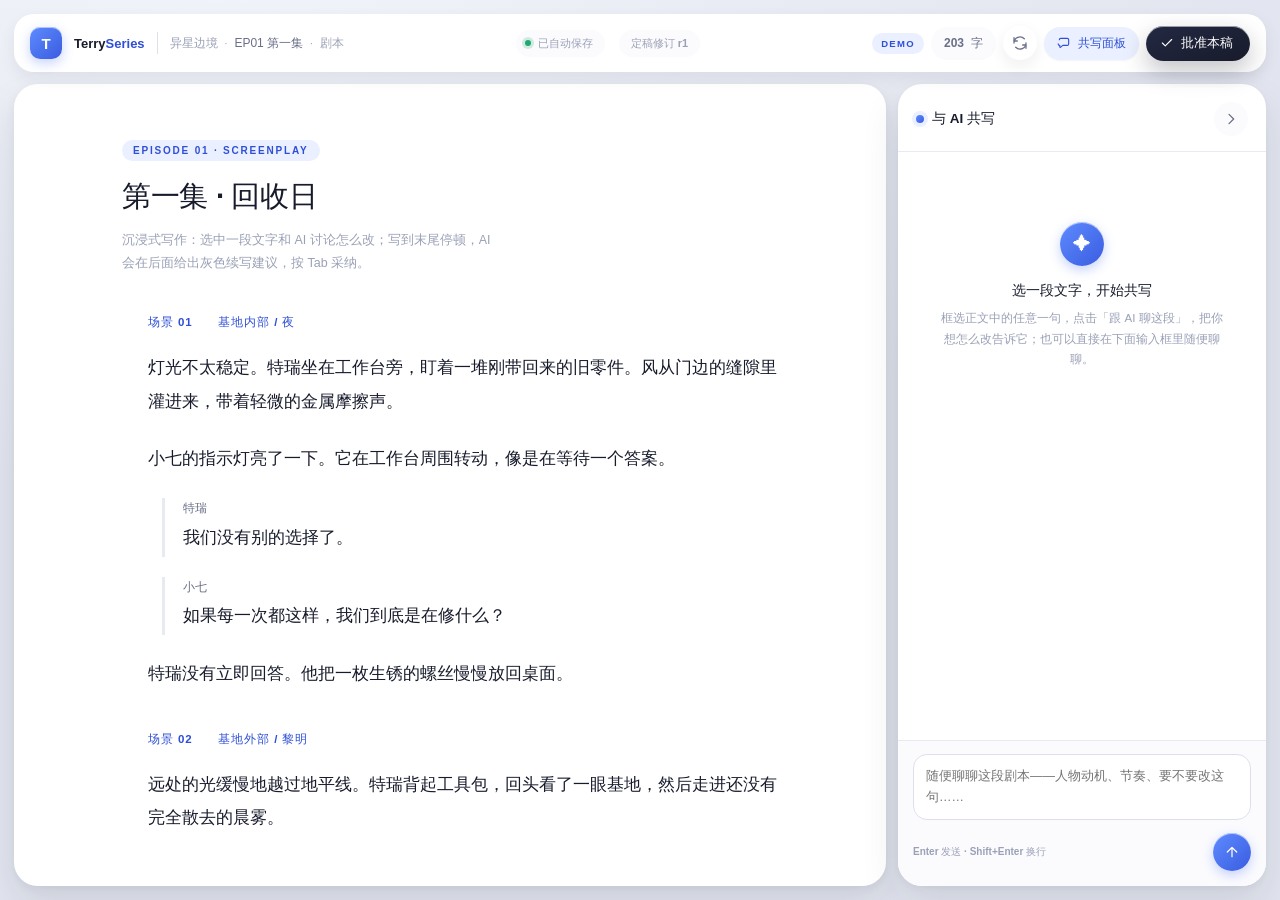
<file: index.html>
<!doctype html>
<html lang="zh-CN">
<head>
  <meta charset="utf-8">
  <meta name="viewport" content="width=device-width, initial-scale=1">
  <title>TerrySeriesStudio · 剧集工作室</title>
  <meta http-equiv="refresh" content="0; url=./demo/">
  <script>location.replace("./demo/");</script>
</head>
<body>
  <p>正在打开 <a href="./demo/">TerrySeriesStudio 前端交互 Demo</a>……</p>
</body>
</html>
</file>
<file: demo/styles.css>
/* TerrySeriesStudio — immersive co-writing demo.
   Modern, soft-skeuomorphic UI: gradient glass accents, pill controls,
   floating rounded cards, colored soft shadows. Vanilla CSS, no framework. */

:root{
  --bg:#e8ebf3;
  --bg-grad:radial-gradient(1100px 560px at 18% -8%,#f3f5fb 0%,#e9ecf4 48%,#e2e5ef 100%);
  --surface:#ffffff;
  --surface-2:#fbfbfe;
  --ink:#171b2b;
  --ink-soft:#696f88;
  --ink-faint:#9aa0b6;
  --rule:#e8eaf2;
  --rule-strong:#dde0ec;

  --accent-1:#5e8bff;
  --accent-2:#3a5ce0;
  --accent:linear-gradient(135deg,var(--accent-1),var(--accent-2));
  --accent-solid:#4169f0;
  --accent-soft:#eaf0ff;
  --accent-ink:#2e4fd6;

  --dark-1:#232943;
  --dark-2:#171b2b;
  --dark-pill:linear-gradient(160deg,var(--dark-1),var(--dark-2));
  --dark-pill-ink:#ffffff;

  --ok:#1fa971;
  --ok-soft:#e4f8ee;
  --warn:#e2902c;
  --warn-soft:#fdf1df;
  --danger:#e2493a;
  --danger-soft:#fdeae7;

  --ghost:#b7bdd0;
  --user-bubble:#eef1fb;
  --user-ink:#333c5c;
  --ai-bubble:#f7f8fc;
  --ai-rule:#eaecf6;

  --shadow-xs:0 1px 2px rgba(23,27,43,.05);
  --shadow-sm:0 6px 16px rgba(23,27,43,.07);
  --shadow-md:0 18px 38px rgba(23,27,43,.10),0 3px 10px rgba(23,27,43,.05);
  --shadow-accent:0 10px 24px rgba(65,105,240,.32);
  --shadow-accent-sm:0 4px 12px rgba(65,105,240,.30);
  --shadow-dark:0 10px 24px rgba(23,27,43,.26);
  --shadow-inset-hi:inset 0 1px 0 rgba(255,255,255,.55);

  font-family:-apple-system,BlinkMacSystemFont,"SF Pro Text","Segoe UI","PingFang SC","Microsoft YaHei",sans-serif;
  color-scheme:light;
}
@media (prefers-color-scheme: dark){
  :root:not([data-theme="light"]){
    --bg:#13151f;
    --bg-grad:radial-gradient(1100px 560px at 18% -8%,#1b1e2c 0%,#15171f 48%,#101219 100%);
    --surface:#1b1d2a;
    --surface-2:#20222f;
    --ink:#eef0f7;
    --ink-soft:#a2a7bd;
    --ink-faint:#6b7088;
    --rule:#2a2d3c;
    --rule-strong:#343749;
    --accent-1:#7b9cff;
    --accent-2:#5876f0;
    --accent-solid:#6688f5;
    --accent-soft:#232a47;
    --accent-ink:#9ab0ff;
    --dark-1:#f3f4f9;
    --dark-2:#d9dbe6;
    --dark-pill:linear-gradient(160deg,var(--dark-1),var(--dark-2));
    --dark-pill-ink:#14151d;
    --ok:#4fd39a;
    --ok-soft:#163327;
    --warn:#eab368;
    --warn-soft:#352810;
    --danger:#f28a7a;
    --danger-soft:#3a1d1c;
    --ghost:#565c75;
    --user-bubble:#242a44;
    --user-ink:#cfd5ef;
    --ai-bubble:#20222f;
    --ai-rule:#2c2f40;
    --shadow-xs:0 1px 2px rgba(0,0,0,.3);
    --shadow-sm:0 6px 16px rgba(0,0,0,.35);
    --shadow-md:0 18px 38px rgba(0,0,0,.42),0 3px 10px rgba(0,0,0,.3);
    --shadow-accent:0 10px 24px rgba(88,118,240,.4);
    --shadow-accent-sm:0 4px 12px rgba(88,118,240,.38);
    --shadow-dark:0 10px 24px rgba(0,0,0,.4);
    --shadow-inset-hi:inset 0 1px 0 rgba(255,255,255,.06);
  }
}

*{box-sizing:border-box}
html,body{height:100%;margin:0}
body{min-width:320px;background:var(--bg);color:var(--ink);font-synthesis:none;-webkit-font-smoothing:antialiased}
button,textarea,input{font:inherit;color:inherit}
button{cursor:pointer;background:none;border:0;padding:0;appearance:none;-webkit-appearance:none}
button:disabled{cursor:not-allowed;opacity:.45}
[hidden]{display:none!important}
::selection{background:#4169f033}
::-webkit-scrollbar{width:9px;height:9px}
::-webkit-scrollbar-thumb{background:var(--ink-faint);opacity:.3;border-radius:5px}
::-webkit-scrollbar-track{background:transparent}

.i-svg{width:16px;height:16px;display:block;fill:none;stroke:currentColor;stroke-width:1.9;stroke-linecap:round;stroke-linejoin:round}

.shell{
  display:flex;flex-direction:column;height:100vh;height:100dvh;overflow:hidden;
  background:var(--bg-grad);padding:14px 14px 0;gap:12px;
}

/* ── top bar ───────────────────────────────────────────────────── */
.bar{
  flex-shrink:0;min-height:58px;display:flex;align-items:center;gap:16px;
  padding:9px 16px;background:var(--surface);border-radius:20px;
  box-shadow:var(--shadow-sm),var(--shadow-inset-hi);z-index:20;
}
.bar-left{display:flex;align-items:center;gap:12px;min-width:0}
.mark{
  width:32px;height:32px;border-radius:10px;background:var(--accent);flex-shrink:0;
  display:flex;align-items:center;justify-content:center;box-shadow:var(--shadow-accent-sm),var(--shadow-inset-hi);
}
.mark-letter{color:#fff;font-size:15px;font-weight:800;letter-spacing:-.02em}
.brand-word{font-size:13px;font-weight:700;color:var(--ink);white-space:nowrap}
.brand-word strong{color:var(--accent-ink);font-weight:800}
.bar-divider{height:22px;width:1px;background:var(--rule-strong);flex-shrink:0}
.crumb{font-size:12px;color:var(--ink-soft);display:flex;align-items:center;gap:7px;white-space:nowrap;overflow:hidden}
.crumb-muted{color:var(--ink-faint)}
.crumb-sep{color:var(--ink-faint);font-size:10px}
.bar-center{flex:1;display:flex;align-items:center;justify-content:center;gap:14px;min-width:0}
.save-indicator{display:flex;align-items:center;gap:7px;font-size:11px;font-weight:600;color:var(--ink-faint);white-space:nowrap;background:var(--surface-2);border-radius:999px;padding:6px 12px 6px 9px}
.save-dot{width:6px;height:6px;border-radius:50%;background:var(--ok);flex-shrink:0;transition:background .2s;box-shadow:0 0 0 3px color-mix(in srgb, var(--ok) 20%, transparent)}
.save-indicator.saving .save-dot{background:#dba23f;box-shadow:0 0 0 3px #dba23f33}
.rev-indicator{font-size:11px;font-weight:600;color:var(--ink-faint);white-space:nowrap;background:var(--surface-2);border-radius:999px;padding:6px 12px}
.bar-right{display:flex;align-items:center;gap:7px;flex-shrink:0}
.demo-tag{font-size:9.5px;font-weight:800;letter-spacing:.14em;color:var(--accent-ink);background:var(--accent-soft);border-radius:999px;padding:5px 9px}
.bar-btn{
  display:flex;align-items:center;gap:7px;font-size:12px;font-weight:700;color:var(--ink-soft);
  padding:8px 13px;border-radius:999px;white-space:nowrap;background:var(--surface-2);
}
.bar-btn:hover{color:var(--accent-ink);background:var(--accent-soft)}
.bar-btn-icon{width:14px;height:14px}
.bar-btn[aria-pressed="true"]{color:var(--accent-ink);background:var(--accent-soft);box-shadow:var(--shadow-xs)}
.icon-btn{
  width:34px;height:34px;flex-shrink:0;border-radius:50%;background:var(--surface);
  display:flex;align-items:center;justify-content:center;color:var(--ink-soft);
  box-shadow:var(--shadow-sm),var(--shadow-inset-hi);
}
.icon-btn:hover{color:var(--accent-ink)}
.approve-btn{
  display:flex;align-items:center;gap:7px;font-size:12.5px;font-weight:800;color:var(--dark-pill-ink);
  background:var(--dark-pill);padding:9px 17px 9px 14px;border-radius:999px;white-space:nowrap;
  box-shadow:var(--shadow-dark),var(--shadow-inset-hi);
}
.approve-btn:hover{filter:brightness(1.08)}
.approve-icon{width:14px;height:14px}
.approve-btn.approved{background:linear-gradient(160deg,#27bd84,var(--ok));box-shadow:0 10px 24px rgba(31,169,113,.35),var(--shadow-inset-hi)}

/* ── layout: two floating cards ───────────────────────────────────── */
.layout{flex:1;min-height:0;display:flex;position:relative;gap:12px;padding-bottom:14px}
.canvas-scroll{
  flex:1;min-width:0;overflow:auto;background:var(--surface);
  border-radius:24px;box-shadow:var(--shadow-md);
}
.canvas-inner{max-width:720px;margin:0 auto;padding:56px 32px 180px}
.doc-head{margin-bottom:38px}
.doc-kicker{
  display:inline-block;font-size:10px;letter-spacing:.18em;font-weight:800;color:var(--accent-ink);
  background:var(--accent-soft);border-radius:999px;padding:5px 11px;margin-bottom:16px;
}
.doc-head h1{font-size:29px;margin:0 0 12px;font-weight:800;letter-spacing:-.01em;color:var(--ink)}
.doc-hint{font-size:12.5px;line-height:1.8;color:var(--ink-faint);margin:0;max-width:54ch}

.gutter-and-doc{display:flex;gap:6px;position:relative}
.gutter{width:20px;flex-shrink:0;position:relative}
.gutter-dot{
  position:absolute;left:4px;width:11px;height:11px;border-radius:50%;
  background:var(--surface-2);border:2px solid var(--ink-faint);opacity:.55;cursor:pointer;
  transition:opacity .15s,transform .15s,box-shadow .15s;
}
.gutter-dot:hover{opacity:1;transform:scale(1.2)}
.gutter-dot.resolved{border-color:var(--ink-faint);opacity:.45}
.gutter-dot.active-thread{
  opacity:1;border-color:transparent;background:var(--accent);
  box-shadow:var(--shadow-accent-sm),0 0 0 4px var(--accent-soft);
}

.doc{flex:1;min-width:0;font-size:16.5px;line-height:2.05;color:var(--ink);font-family:georgia,"Noto Serif SC",serif}
.block{position:relative;margin-bottom:22px;scroll-margin-top:90px;border-radius:10px;transition:background .25s}
.block[data-kind="scene"]{margin-top:36px;margin-bottom:16px}
.block[data-kind="scene"]:first-child{margin-top:0}
.block[data-kind="scene"] .block-text{
  font-family:-apple-system,BlinkMacSystemFont,"Segoe UI",sans-serif;
  font-size:11.5px;font-weight:800;letter-spacing:.08em;color:var(--accent-ink);line-height:1.8;
}
.block[data-kind="dialogue"]{padding-left:18px;border-left:3px solid var(--rule);margin-left:14px;border-radius:0 10px 10px 0}
.speaker{font-size:11.5px;font-weight:800;color:var(--ink-soft);margin-bottom:2px;line-height:1.8}
.block-text{
  min-height:1.7em;white-space:pre-wrap;word-break:break-word;outline:none;
  caret-color:var(--accent-solid);padding:2px 8px;margin:-2px -8px;border-radius:8px;
}
.block-text:focus{background:var(--accent-soft)}
.block.flash .block-text{background:var(--accent-soft);box-shadow:0 0 0 2px var(--accent-solid)}
.ghost-line{
  color:var(--ghost);font-style:italic;line-height:2.05;padding:2px 8px;margin:-24px 0 22px -8px;
  white-space:pre-wrap;word-break:break-word;pointer-events:none;user-select:none;
}
.ghost-line .ghost-tag{
  display:inline-flex;align-items:center;font-size:9px;font-style:normal;font-weight:800;letter-spacing:.03em;
  color:var(--ink-soft);background:linear-gradient(180deg,var(--surface),var(--surface-2));
  border:1px solid var(--rule-strong);border-bottom-width:2px;border-radius:5px;padding:2px 6px;margin-left:9px;
  vertical-align:2px;box-shadow:0 1px 0 var(--rule-strong);
}
.doc-foot{text-align:center;color:var(--ink-faint);font-size:10px;letter-spacing:.32em;margin-top:44px;font-weight:700}

/* ── selection bubble ──────────────────────────────────────────── */
.select-bubble{position:fixed;z-index:45}
.select-bubble button{
  display:flex;align-items:center;gap:9px;color:var(--dark-pill-ink);font-size:12.5px;font-weight:700;
  background:var(--dark-pill);padding:9px 16px 9px 9px;border-radius:999px;white-space:nowrap;
  box-shadow:var(--shadow-dark),var(--shadow-inset-hi);
}
.select-bubble-icon{
  width:24px;height:24px;border-radius:50%;background:var(--accent);display:flex;align-items:center;justify-content:center;
  box-shadow:var(--shadow-inset-hi);flex-shrink:0;
}
.select-bubble-icon .i-svg{width:13px;height:13px;color:#fff}
.select-bubble button:hover{filter:brightness(1.1)}

/* ── chat panel ────────────────────────────────────────────────── */
.chat{
  width:368px;min-width:368px;background:var(--surface);border-radius:24px;
  box-shadow:var(--shadow-md);overflow:hidden;
  display:flex;flex-direction:column;min-height:0;
}
.chat-head{display:flex;align-items:center;justify-content:space-between;padding:18px 18px 15px;border-bottom:1px solid var(--rule)}
.chat-title{font-size:13.5px;font-weight:800;color:var(--ink);display:flex;align-items:center;gap:8px}
.chat-title-dot{width:8px;height:8px;border-radius:50%;background:var(--accent);box-shadow:0 0 0 4px var(--accent-soft)}
.icon-btn-ghost{box-shadow:none;background:var(--surface-2)}
.icon-btn-ghost:hover{background:var(--accent-soft)}
.chat-threads{flex:1;min-height:0;overflow:auto;padding:16px 16px 8px;display:flex;flex-direction:column;gap:14px}
.chat-empty{text-align:center;margin-top:54px;padding:0 22px;color:var(--ink-faint)}
.chat-empty .chat-empty-glyph{
  width:44px;height:44px;margin:0 auto 16px;border-radius:50%;background:var(--accent);
  display:flex;align-items:center;justify-content:center;color:#fff;font-size:18px;
  box-shadow:var(--shadow-accent-sm),var(--shadow-inset-hi);
}
.chat-empty h3{font-size:13.5px;color:var(--ink);margin:0 0 8px;font-weight:800}
.chat-empty p{font-size:11.5px;line-height:1.8;margin:0}

.thread{border:1px solid var(--rule);border-radius:16px;overflow:hidden;background:var(--surface-2);transition:border-color .15s,box-shadow .15s}
.thread.active{border-color:var(--accent-solid);box-shadow:0 0 0 3px var(--accent-soft)}
.thread.resolved{opacity:.76}
.thread-quote-head{
  position:relative;padding:11px 14px;background:var(--surface);border-bottom:1px dashed var(--rule-strong);
  font-size:11.5px;line-height:1.7;color:var(--ink-soft);display:flex;gap:8px;align-items:flex-start;
}
.thread-quote-head .quote-mark{flex-shrink:0;opacity:.45;font-size:15px;line-height:1;color:var(--accent-ink)}
.thread-status-chip{
  margin-left:auto;flex-shrink:0;font-size:9.5px;font-weight:800;letter-spacing:.02em;
  border-radius:999px;padding:3px 9px;align-self:flex-start;white-space:nowrap;
}
.thread-status-chip{color:var(--ok);background:var(--ok-soft)}
.thread[data-pending="true"] .thread-status-chip{color:var(--warn);background:var(--warn-soft)}
.thread-body{padding:13px 14px;display:flex;flex-direction:column;gap:10px}
.msg{font-size:12.5px;line-height:1.8}
.msg-user{align-self:flex-end;max-width:90%;background:var(--user-bubble);color:var(--user-ink);
  border-radius:14px 14px 3px 14px;padding:9px 13px;font-weight:500}
.msg-ai-text{background:var(--ai-bubble);border:1px solid var(--ai-rule);color:var(--ink);
  border-radius:3px 14px 14px 14px;padding:9px 13px}
.msg-system{text-align:center;font-size:10.5px;color:var(--ink-faint);padding:2px 0;font-weight:600}

.revise-card{border-radius:14px;overflow:hidden;background:var(--surface);border:1px solid var(--rule)}
.revise-version{
  font-size:9.5px;font-weight:800;letter-spacing:.06em;color:var(--accent-ink);
  background:var(--accent-soft);display:inline-block;border-radius:999px;padding:3px 9px;
  margin:10px 0 0 12px;
}
.revise-diff{padding:8px 12px 10px;display:flex;flex-direction:column;gap:8px}
.revise-old{font-size:11.5px;line-height:1.7;color:var(--ink-faint);text-decoration:line-through;
  text-decoration-color:var(--danger);text-decoration-thickness:1.4px;padding:0 2px}
.revise-new{
  font-size:12.5px;line-height:1.8;background:var(--dark-pill);color:var(--dark-pill-ink);
  border-radius:11px;padding:11px 13px;white-space:pre-wrap;box-shadow:var(--shadow-inset-hi);
}
.revise-new .caret{color:var(--dark-pill-ink);opacity:.55;margin-right:5px;font-weight:800}
.revise-actions{display:flex;gap:8px;padding:2px 12px 12px}
.revise-actions button{
  flex:1;font-size:11.5px;font-weight:800;border-radius:999px;padding:9px 0;
}
.revise-actions .accept-btn{background:var(--accent);color:#fff;box-shadow:var(--shadow-accent-sm),var(--shadow-inset-hi)}
.revise-actions .accept-btn:hover:not(:disabled){filter:brightness(1.07)}
.revise-actions .retry-btn{color:var(--ink-soft);border:1px solid var(--rule-strong);background:var(--surface-2)}
.revise-actions .retry-btn:hover{color:var(--accent-ink);border-color:var(--accent-solid)}
.revise-actions .accept-btn:disabled{background:var(--ink-faint);box-shadow:none}
.revise-stale{font-size:11px;color:var(--danger);background:var(--danger-soft);margin:0 12px 12px;padding:9px 11px;border-radius:10px;line-height:1.7}
.revise-done-label{
  font-size:11px;font-weight:800;color:var(--ok);background:var(--ok-soft);
  display:inline-flex;align-items:center;gap:6px;border-radius:999px;padding:5px 11px;margin:11px 0 11px 12px;
}
.revise-old-version{opacity:.55}
.revise-old-version .revise-done-label{color:var(--ink-faint);background:var(--surface-2)}

.retry-box{display:none;flex-direction:column;gap:8px;padding:0 12px 13px}
.retry-box.open{display:flex}
.retry-box textarea{
  width:100%;resize:vertical;min-height:54px;border:1px solid var(--rule-strong);background:var(--surface-2);
  border-radius:11px;padding:9px 11px;font-size:11.5px;line-height:1.7;outline:none;
}
.retry-box textarea:focus{border-color:var(--accent-solid)}
.retry-box-row{display:flex;justify-content:flex-end;gap:7px}
.retry-box-row button{font-size:11px;font-weight:800;padding:7px 13px;border-radius:999px}
.retry-box-row .retry-send{background:var(--accent);color:#fff;box-shadow:var(--shadow-accent-sm)}
.retry-box-row .retry-cancel{color:var(--ink-faint);background:var(--surface-2)}

.thinking{display:flex;align-items:center;gap:6px;font-size:11.5px;color:var(--ink-faint);padding:4px 4px}
.thinking .dot{width:5px;height:5px;border-radius:50%;background:var(--accent-solid);animation:pulse 1.1s infinite ease-in-out}
.thinking .dot:nth-child(2){animation-delay:.15s}
.thinking .dot:nth-child(3){animation-delay:.3s}
@keyframes pulse{0%,80%,100%{opacity:.25}40%{opacity:1}}

.chat-composer{border-top:1px solid var(--rule);padding:13px 15px 15px;flex-shrink:0;background:var(--surface-2)}
.composer-ref{
  background:var(--accent-soft);border-radius:12px;padding:9px 11px;margin-bottom:10px;
}
.composer-ref-label{display:flex;justify-content:space-between;align-items:center;font-size:10px;font-weight:800;color:var(--accent-ink);letter-spacing:.02em;margin-bottom:5px}
.composer-ref-label button{width:18px;height:18px;border-radius:50%;background:rgba(255,255,255,.6);color:var(--accent-ink);display:flex;align-items:center;justify-content:center}
.composer-ref-label button .i-svg{width:10px;height:10px}
.composer-ref-quote{font-size:11.5px;line-height:1.6;color:var(--ink-soft);max-height:3.3em;overflow:hidden}
.chat-composer textarea{
  width:100%;resize:none;border:1px solid var(--rule-strong);background:var(--surface);border-radius:14px;
  padding:11px 12px;font-size:12.5px;line-height:1.7;outline:none;color:var(--ink);font-family:inherit;
}
.chat-composer textarea:focus{border-color:var(--accent-solid);box-shadow:0 0 0 3px var(--accent-soft)}
.composer-row{display:flex;align-items:center;justify-content:space-between;margin-top:9px;gap:8px}
.composer-hint{font-size:10px;color:var(--ink-faint);white-space:nowrap;font-weight:600}
.composer-link{font-size:10.5px;color:var(--accent-ink);white-space:nowrap;font-weight:700}
.composer-link:hover{text-decoration:underline}
.send-btn{
  width:38px;height:38px;flex-shrink:0;border-radius:50%;background:var(--accent);color:#fff;
  display:flex;align-items:center;justify-content:center;box-shadow:var(--shadow-accent-sm),var(--shadow-inset-hi);
}
.send-btn:hover{filter:brightness(1.08)}
.send-btn:disabled{background:var(--ink-faint);box-shadow:none}

.chat-reopen{
  position:absolute;right:14px;bottom:14px;width:48px;height:48px;border-radius:50%;
  background:var(--accent);color:#fff;display:flex;align-items:center;justify-content:center;
  box-shadow:var(--shadow-accent),var(--shadow-inset-hi);z-index:15;
}
.chat-reopen .i-svg{width:19px;height:19px}
.chat-reopen:hover{filter:brightness(1.08)}

/* collapsed chat state */
.layout.chat-collapsed .chat{display:none}
.layout:not(.chat-collapsed) .chat-reopen{display:none}

.toast{
  position:fixed;z-index:90;left:50%;bottom:26px;transform:translate(-50%,14px);
  font-size:12px;font-weight:600;opacity:0;pointer-events:none;background:var(--dark-pill);color:var(--dark-pill-ink);
  border-radius:999px;padding:11px 18px;box-shadow:var(--shadow-dark);transition:opacity .2s,transform .2s;max-width:88vw;
}
.toast.show{opacity:1;transform:translate(-50%,0)}

@media (max-width:980px){
  .chat{position:fixed;right:14px;top:84px;bottom:14px;width:min(380px,calc(100vw - 28px));min-width:0;z-index:30}
  .layout.chat-collapsed .chat{display:none}
}
@media (max-width:640px){
  .shell{padding:0;gap:0}
  .bar{border-radius:0;padding:10px 14px}
  .layout{padding-bottom:0;gap:0}
  .canvas-scroll{border-radius:0;box-shadow:none}
  .brand-word,.bar-divider{display:none}
  .bar-center{display:none}
  .bar-btn span:not(.bar-btn-icon){display:none}
  .approve-label{display:none}
  .demo-tag{display:none}
  .canvas-inner{padding:36px 18px 160px}
  .doc-head h1{font-size:23px}
  .doc{font-size:16px}
  .gutter{width:14px}
  .chat{right:0;top:62px;bottom:0;width:100vw;border-radius:16px 16px 0 0}
}
</file>
